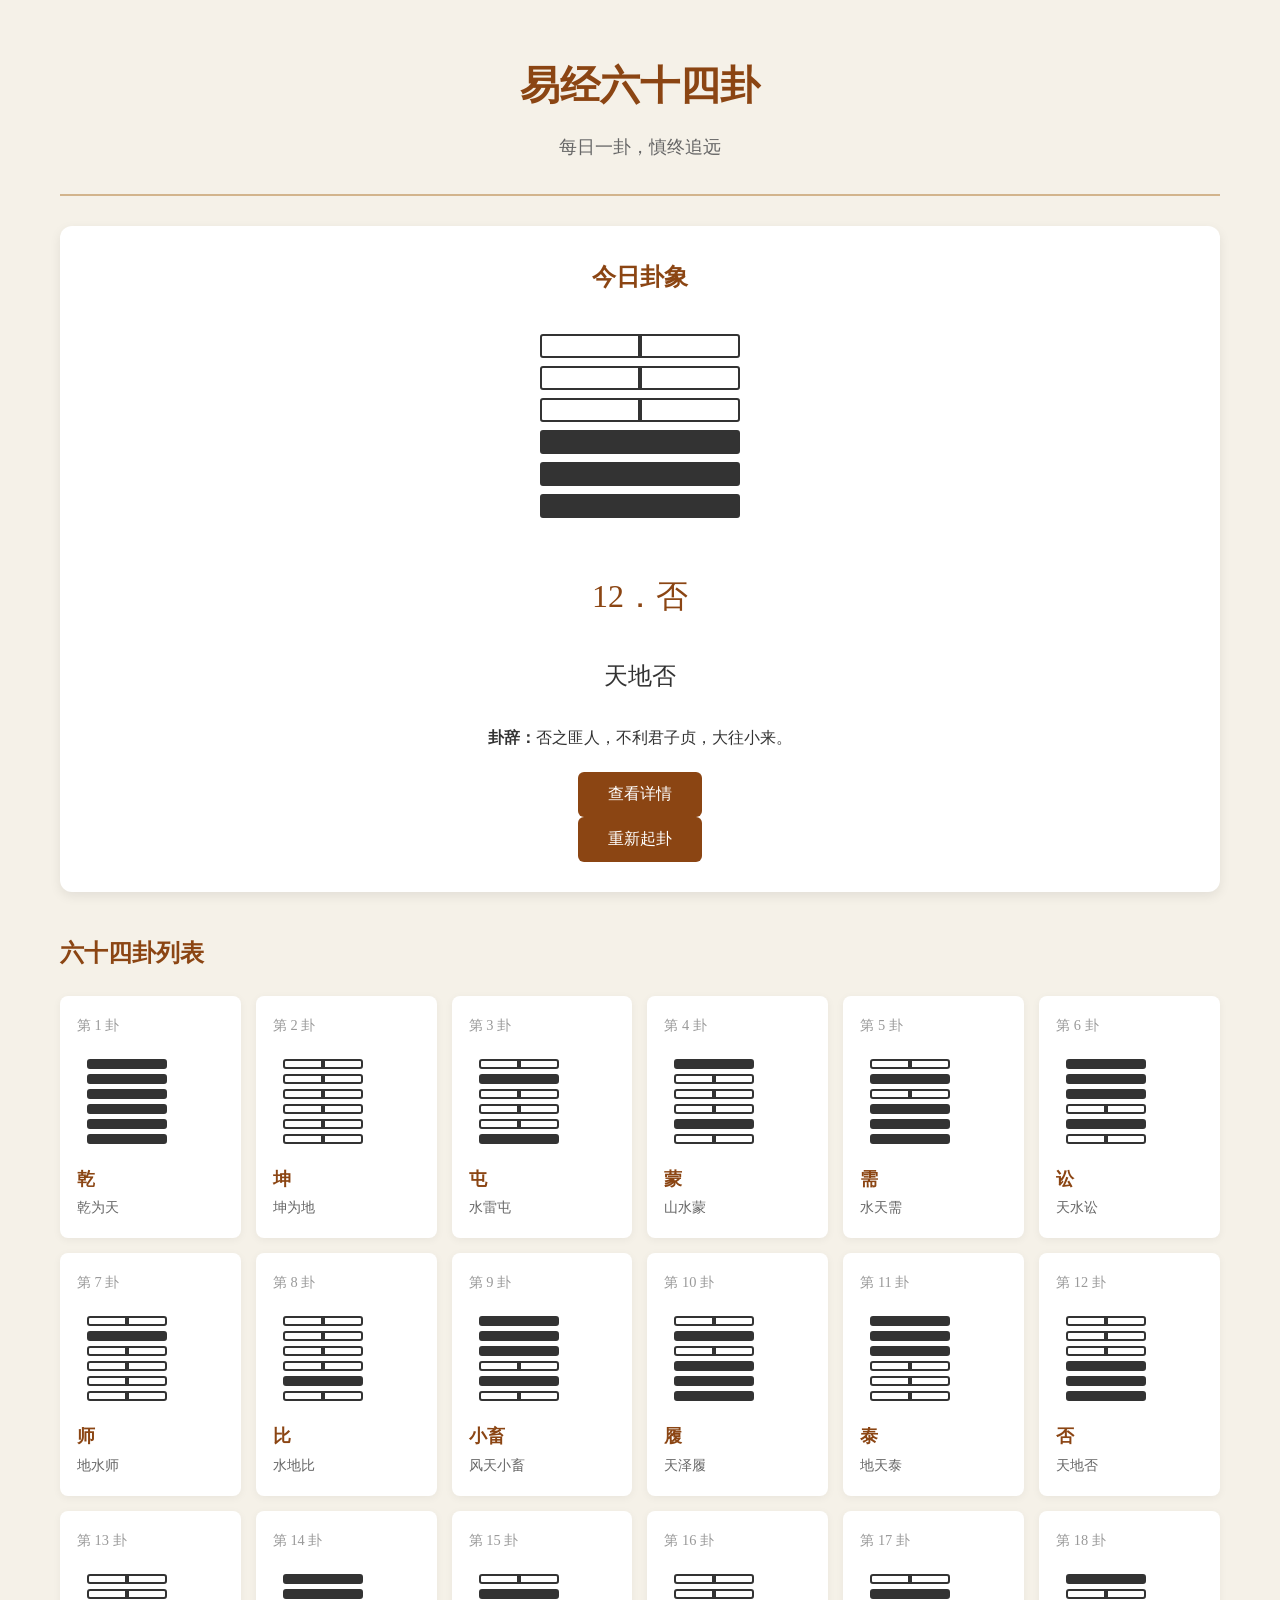
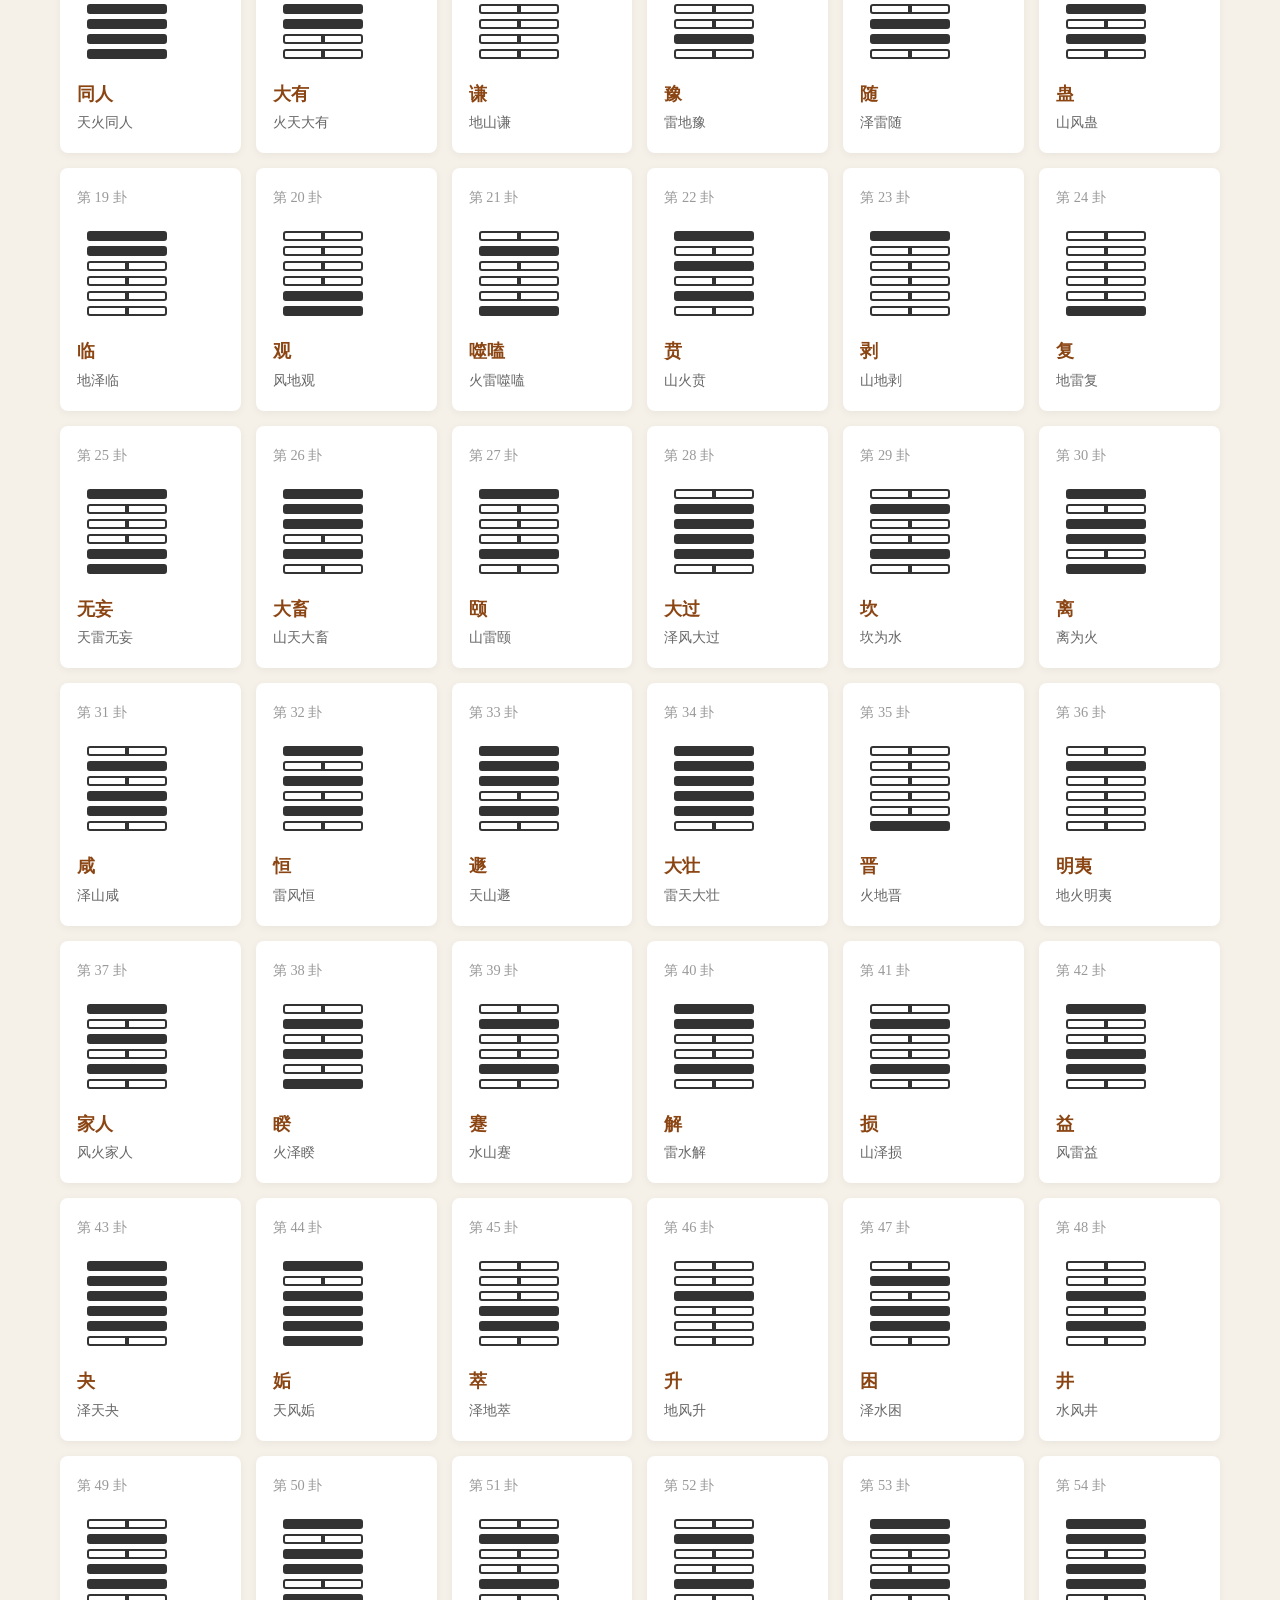
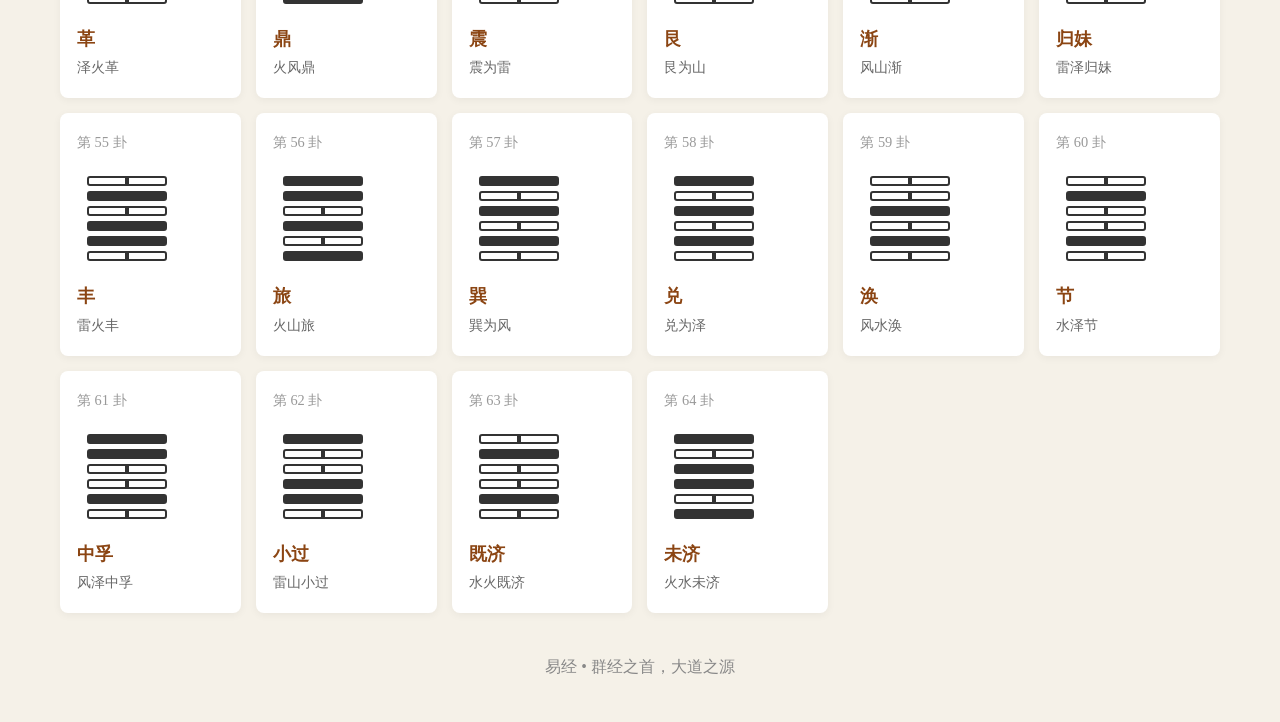
<file: index.html>
<!DOCTYPE html>
<html lang="zh-CN">
<head>
    <meta charset="UTF-8">
    <meta name="viewport" content="width=device-width, initial-scale=1.0">
    <title>易经六十四卦 - 每日一卦</title>
    <link rel="stylesheet" href="style.css">
</head>
<body>
    <div class="container">
        <header>
            <h1>易经六十四卦</h1>
            <p class="subtitle">每日一卦，慎终追远</p>
        </header>

        <section class="daily-section">
            <h2>今日卦象</h2>
            <div id="daily-hexagram" class="daily-hexagram"></div>
            <button id="refresh-daily" class="btn">重新起卦</button>
        </section>

        <section class="all-hexagrams">
            <h2>六十四卦列表</h2>
            <div id="hexagram-grid" class="hexagram-grid"></div>
        </section>

        <div id="modal" class="modal">
            <div class="modal-content">
                <span class="close">&times;</span>
                <div id="modal-body"></div>
            </div>
        </div>

        <footer>
            <p>易经 • 群经之首，大道之源</p>
        </footer>
    </div>

    <script src="hexagrams.js"></script>
    <script src="app.js"></script>
</body>
</html>
</file>
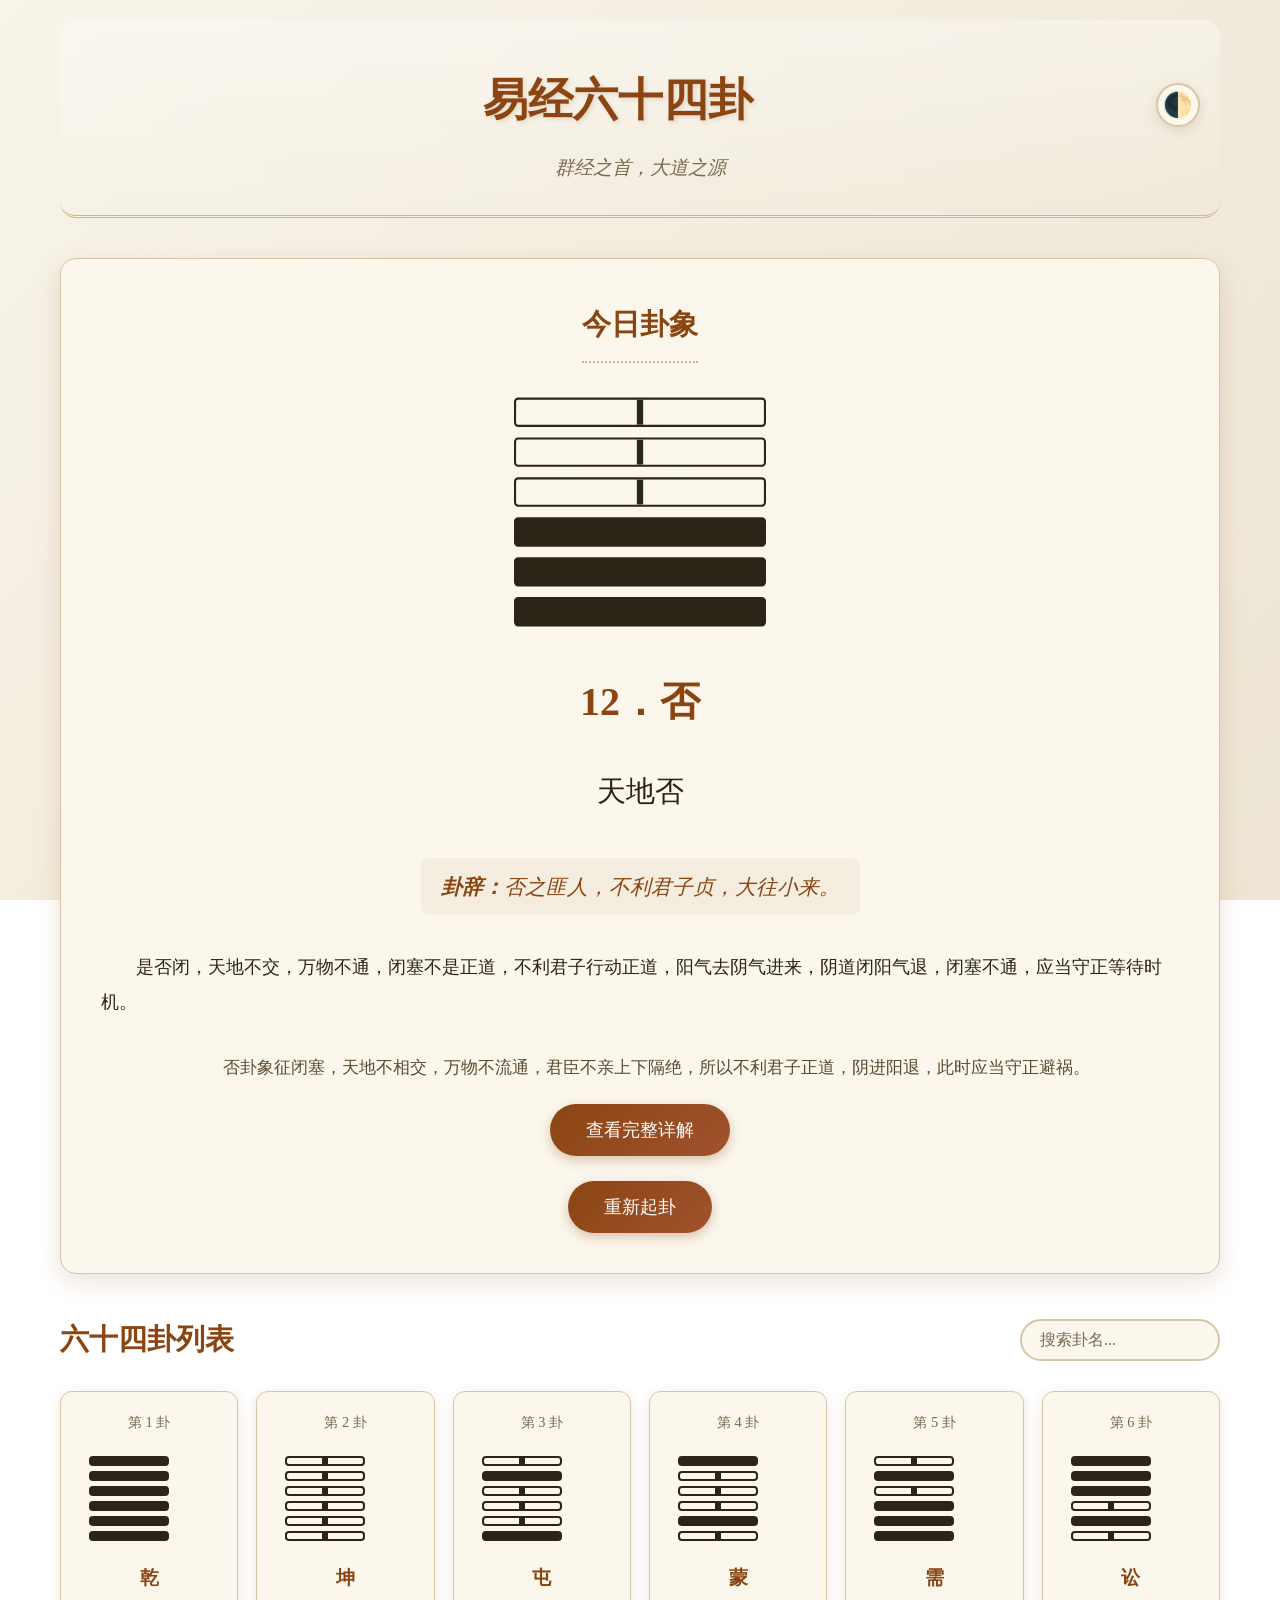
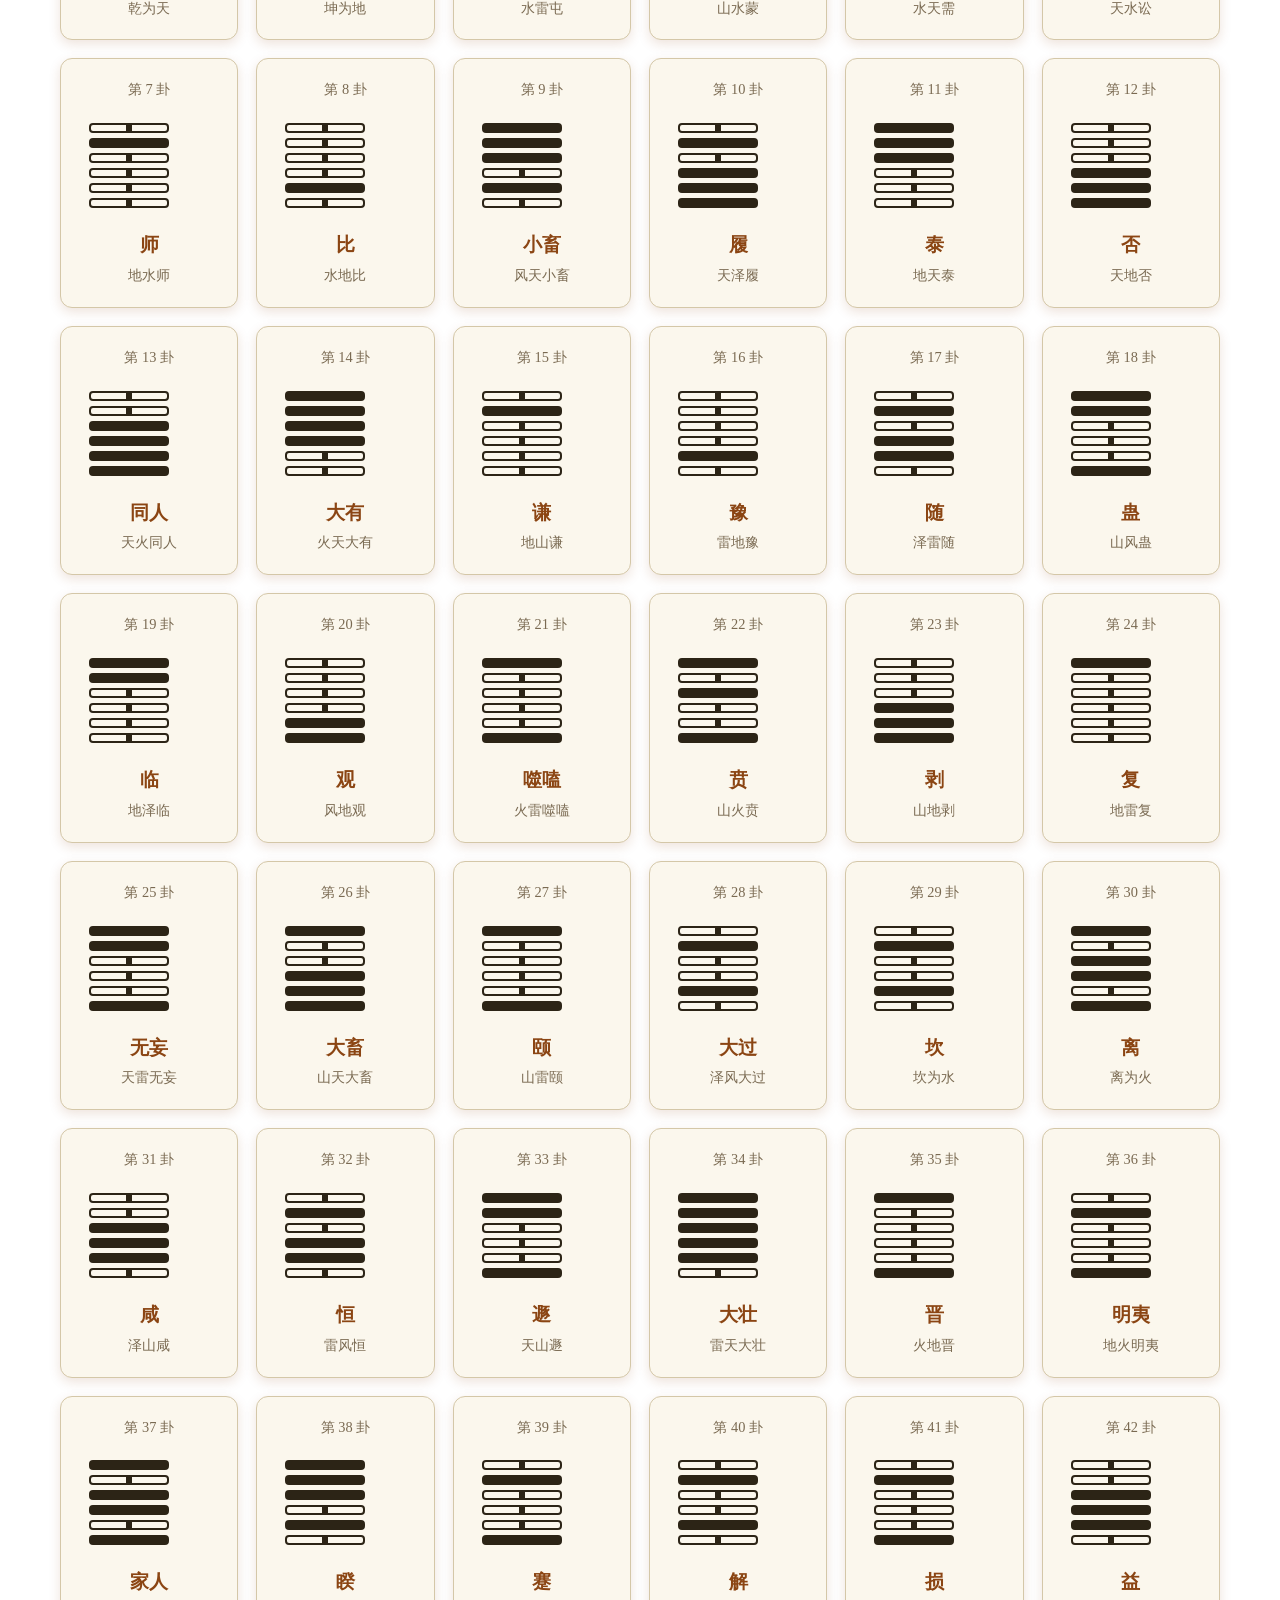
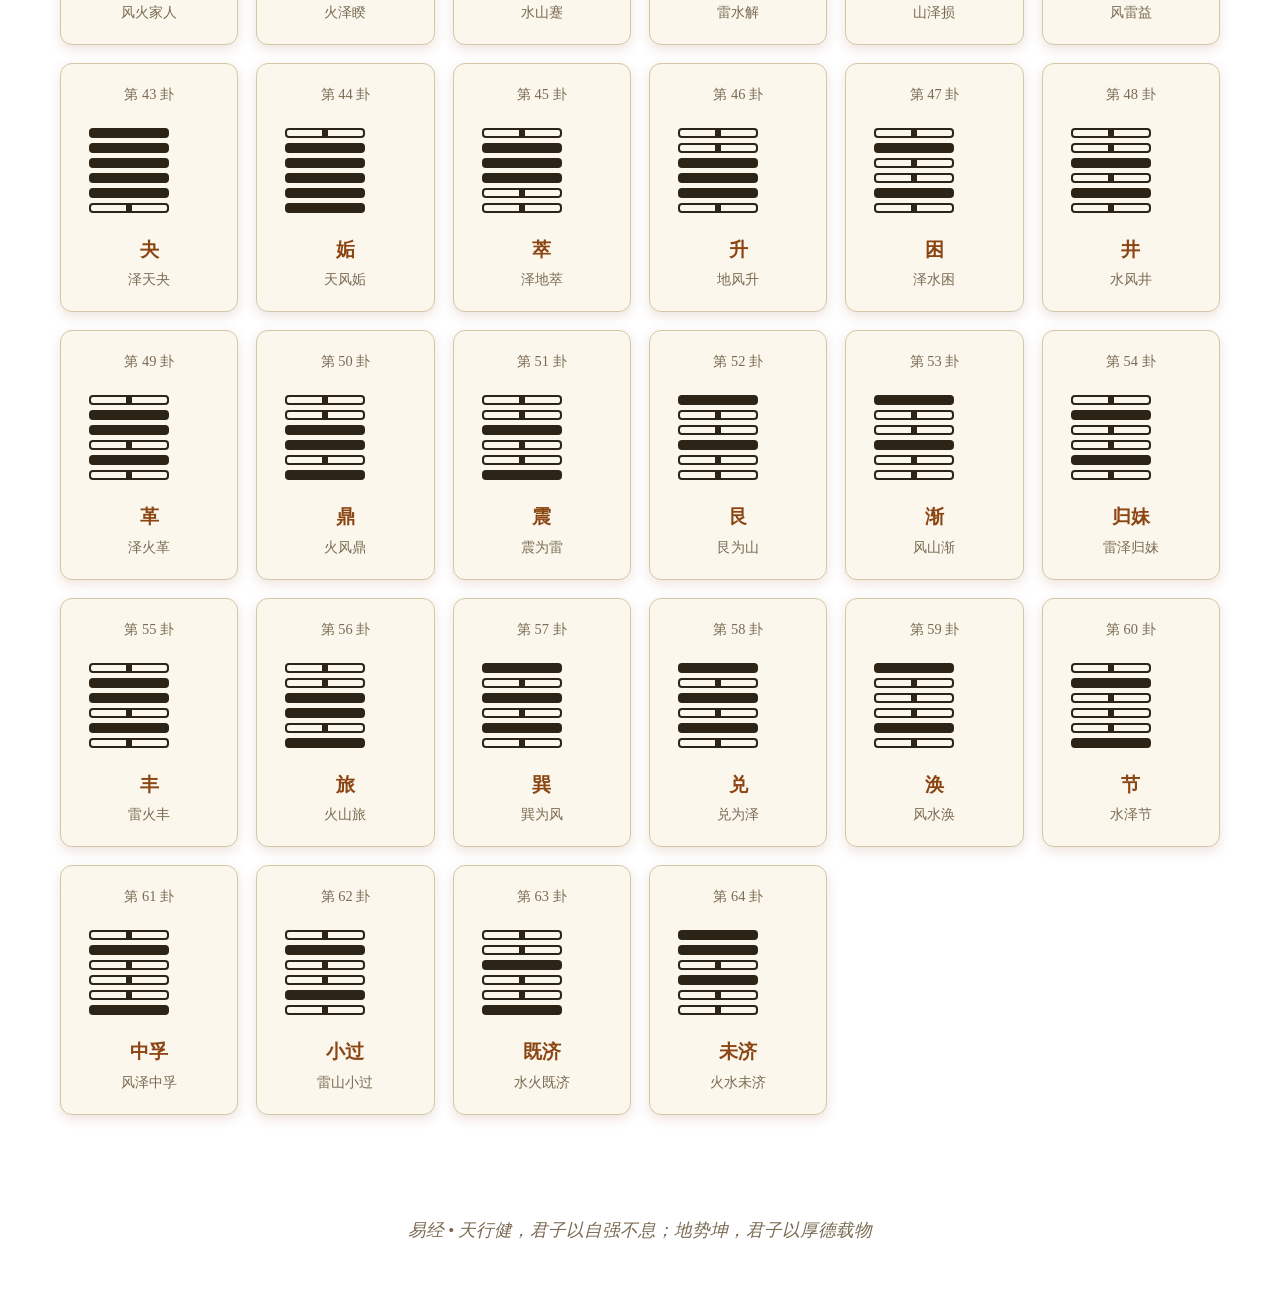
<file: public/index.html>
<!DOCTYPE html>
<html lang="zh-CN">
<head>
    <meta charset="UTF-8">
    <meta name="viewport" content="width=device-width, initial-scale=1.0">
    <title>易经六十四卦 - 每日一卦</title>
    <link rel="stylesheet" href="style.css">
</head>
<body>
    <div class="container">
        <header>
            <div class="header-top">
                <h1>易经六十四卦</h1>
                <button id="theme-toggle" class="theme-btn" title="切换深色模式">🌓</button>
            </div>
            <p class="subtitle">群经之首，大道之源</p>
        </header>

        <section class="daily-section">
            <h2>今日卦象</h2>
            <div id="daily-hexagram" class="daily-hexagram"></div>
            <div class="daily-actions">
                <button id="refresh-daily" class="btn btn-primary">重新起卦</button>
            </div>
        </section>

        <section class="all-hexagrams">
            <div class="section-header">
                <h2>六十四卦列表</h2>
                <div class="search-box">
                    <input type="text" id="search-input" placeholder="搜索卦名...">
                </div>
            </div>
            <div id="hexagram-grid" class="hexagram-grid"></div>
            <div id="no-result" class="no-result" style="display: none;">
                <p>没有找到匹配的卦象</p>
            </div>
        </section>

        <div id="modal" class="modal">
            <div class="modal-content">
                <span class="close">&times;</span>
                <div id="modal-body"></div>
            </div>
        </div>

        <footer>
            <p>易经 • 天行健，君子以自强不息；地势坤，君子以厚德载物</p>
        </footer>
    </div>

    <script src="hexagrams.js"></script>
    <script src="app.js"></script>
</body>
</html>
</file>
<file: style.css>
* {
    margin: 0;
    padding: 0;
    box-sizing: border-box;
}

:root {
    --primary-color: #8B4513;
    --secondary-color: #D2B48C;
    --bg-color: #f5f1e8;
    --card-bg: #fff;
    --text-color: #333;
    --yin-color: #fff;
    --yang-color: #333;
    --border-color: #ddd;
}

body {
    font-family: "Noto Serif SC", "Songti SC", Georgia, serif;
    background-color: var(--bg-color);
    color: var(--text-color);
    line-height: 1.8;
}

.container {
    max-width: 1200px;
    margin: 0 auto;
    padding: 20px;
}

header {
    text-align: center;
    padding: 30px 0;
    border-bottom: 2px solid var(--secondary-color);
    margin-bottom: 30px;
}

header h1 {
    font-size: 2.5rem;
    color: var(--primary-color);
    margin-bottom: 10px;
}

.subtitle {
    color: #666;
    font-size: 1.1rem;
}

.daily-section {
    background: var(--card-bg);
    border-radius: 12px;
    padding: 30px;
    margin-bottom: 40px;
    box-shadow: 0 4px 12px rgba(0,0,0,0.08);
    text-align: center;
}

.daily-section h2 {
    color: var(--primary-color);
    margin-bottom: 25px;
    font-size: 1.5rem;
}

.daily-hexagram {
    display: flex;
    flex-direction: column;
    align-items: center;
    gap: 20px;
}

.daily-hexagram .hexagram-display {
    margin-bottom: 20px;
}

.daily-hexagram .hexagram-title {
    font-size: 2rem;
    color: var(--primary-color);
    margin-bottom: 10px;
}

.daily-hexagram .hexagram-name {
    font-size: 1.5rem;
    color: var(--text-color);
    margin-bottom: 5px;
}

.daily-hexagram .hexagram-symbol {
    font-size: 1.2rem;
    color: #666;
    margin-bottom: 15px;
}

.btn {
    background: var(--primary-color);
    color: white;
    border: none;
    padding: 12px 30px;
    border-radius: 6px;
    font-size: 1rem;
    cursor: pointer;
    transition: all 0.3s;
    font-family: inherit;
}

.btn:hover {
    background: #6d340e;
    transform: translateY(-2px);
    box-shadow: 0 4px 8px rgba(0,0,0,0.15);
}

.all-hexagrams h2 {
    color: var(--primary-color);
    margin-bottom: 20px;
    font-size: 1.5rem;
}

.hexagram-grid {
    display: grid;
    grid-template-columns: repeat(auto-fill, minmax(160px, 1fr));
    gap: 15px;
}

.hexagram-card {
    background: var(--card-bg);
    border-radius: 8px;
    padding: 15px;
    cursor: pointer;
    transition: all 0.3s;
    border: 2px solid transparent;
    box-shadow: 0 2px 8px rgba(0,0,0,0.05);
}

.hexagram-card:hover {
    border-color: var(--primary-color);
    transform: translateY(-3px);
    box-shadow: 0 6px 16px rgba(0,0,0,0.12);
}

.hexagram-card .mini-hexagram {
    margin: 10px auto;
}

.hexagram-card .card-number {
    font-size: 0.9rem;
    color: #999;
}

.hexagram-card .card-name {
    font-size: 1.1rem;
    font-weight: bold;
    color: var(--primary-color);
}

.hexagram-card .card-symbol {
    font-size: 0.9rem;
    color: #666;
}

/* 卦象绘制 */
.hexagram {
    display: flex;
    flex-direction: column;
    gap: 8px;
    padding: 10px;
}

.line {
    width: 120px;
    height: 16px;
    border: 2px solid var(--yang-color);
    border-radius: 3px;
}

.line.yin {
    background: var(--yin-color);
    position: relative;
}

.line.yin::after {
    content: '';
    position: absolute;
    left: 50%;
    top: 0;
    bottom: 0;
    width: 4px;
    background: var(--yang-color);
    transform: translateX(-50%);
}

.line.yang {
    background: var(--yang-color);
}

/* 大卦象 */
.hexagram-large .line {
    width: 200px;
    height: 24px;
}

/* 小卦象 */
.hexagram-mini .line {
    width: 80px;
    height: 10px;
    gap: 5px;
}

.hexagram-mini {
    gap: 5px;
}

/* 弹窗 */
.modal {
    display: none;
    position: fixed;
    z-index: 1000;
    left: 0;
    top: 0;
    width: 100%;
    height: 100%;
    background-color: rgba(0,0,0,0.5);
    overflow-y: auto;
}

.modal-content {
    background-color: var(--card-bg);
    margin: 50px auto;
    padding: 30px;
    border-radius: 12px;
    width: 90%;
    max-width: 700px;
    position: relative;
}

.close {
    position: absolute;
    right: 20px;
    top: 15px;
    font-size: 2rem;
    cursor: pointer;
    color: #aaa;
    line-height: 1;
}

.close:hover {
    color: var(--primary-color);
}

.modal-header {
    text-align: center;
    margin-bottom: 25px;
    padding-bottom: 20px;
    border-bottom: 1px solid var(--border-color);
}

.modal-hexagram {
    display: flex;
    justify-content: center;
    margin-bottom: 25px;
}

.modal-title {
    font-size: 2rem;
    color: var(--primary-color);
    margin-bottom: 10px;
}

.modal-name {
    font-size: 1.5rem;
    margin-bottom: 5px;
}

.modal-symbol {
    font-size: 1.1rem;
    color: #666;
}

.modal-body h3 {
    color: var(--primary-color);
    margin: 20px 0 10px;
    font-size: 1.2rem;
}

.modal-body p {
    margin-bottom: 15px;
    text-indent: 2em;
}

.modal-body .line-text {
    background: var(--bg-color);
    padding: 15px;
    border-radius: 6px;
    margin-bottom: 10px;
}

.modal-body .line-text .line-title {
    font-weight: bold;
    color: var(--primary-color);
    margin-bottom: 5px;
}

footer {
    text-align: center;
    padding: 40px 0 20px;
    color: #888;
}

/* 响应式 */
@media (max-width: 768px) {
    .container {
        padding: 10px;
    }

    header h1 {
        font-size: 2rem;
    }

    .hexagram-grid {
        grid-template-columns: repeat(auto-fill, minmax(120px, 1fr));
        gap: 10px;
    }

    .hexagram-card {
        padding: 10px;
    }

    .hexagram-mini .line {
        width: 60px;
        height: 8px;
    }

    .modal-content {
        margin: 20px auto;
        padding: 20px;
    }

    .hexagram-large .line {
        width: 160px;
        height: 20px;
    }
}
</file>
<file: public/style.css>
* {
    margin: 0;
    padding: 0;
    box-sizing: border-box;
}

:root {
    --primary-color: #8B4513;
    --secondary-color: #D2B48C;
    --accent-color: #a0522d;
    --bg-color: #f8f4e9;
    --bg-paper: #f5f0e6;
    --card-bg: #fbf7ed;
    --text-color: #2c2416;
    --text-secondary: #5a4a32;
    --text-muted: #7a6a52;
    --yin-color: #fbf7ed;
    --yang-color: #2c2416;
    --border-color: #d4c7a8;
    --shadow-color: rgba(139, 69, 19, 0.15);
    --modal-backdrop: rgba(0, 0, 0, 0.5);
    --transition: all 0.3s cubic-bezier(0.4, 0, 0.2, 1);
}

[data-theme="dark"] {
    --primary-color: #d4a574;
    --secondary-color: #8b6e46;
    --accent-color: #c17b49;
    --bg-color: #1a1814;
    --bg-paper: #25221d;
    --card-bg: #2a261f;
    --text-color: #e8e0d2;
    --text-secondary: #c7bba6;
    --text-muted: #998866;
    --yin-color: #2a261f;
    --yang-color: #e8e0d2;
    --border-color: #4a4336;
    --shadow-color: rgba(0, 0, 0, 0.4);
    --modal-backdrop: rgba(0, 0, 0, 0.7);
}

html {
    scroll-behavior: smooth;
}

body {
    font-family: "Noto Serif SC", "Songti SC", " STKaiti", Georgia, serif;
    background: linear-gradient(135deg, var(--bg-color) 0%, #ede4d3 100%);
    background-attachment: fixed;
    color: var(--text-color);
    line-height: 1.8;
    min-height: 100vh;
    transition: var(--transition);
}

[data-theme="dark"] body {
    background: linear-gradient(135deg, var(--bg-color) 0%, #14120f 100%);
}

.container {
    max-width: 1200px;
    margin: 0 auto;
    padding: 20px;
}

header {
    text-align: center;
    padding: 40px 0 30px;
    border-bottom: 3px double var(--secondary-color);
    margin-bottom: 40px;
    background: linear-gradient(to bottom, rgba(255,255,255,0.3) 0%, rgba(255,255,255,0) 100%);
    border-radius: 16px;
    animation: fadeInDown 0.6s ease-out;
}

[data-theme="dark"] header {
    background: linear-gradient(to bottom, rgba(255,255,255,0.08) 0%, rgba(255,255,255,0) 100%);
}

.header-top {
    display: flex;
    justify-content: space-between;
    align-items: center;
    padding: 0 20px;
}

header h1 {
    font-size: 2.8rem;
    color: var(--primary-color);
    margin-bottom: 10px;
    font-weight: bold;
    text-shadow: 2px 2px 4px var(--shadow-color);
    flex: 1;
    text-align: center;
}

.theme-btn {
    background: var(--card-bg);
    border: 2px solid var(--border-color);
    border-radius: 50%;
    width: 44px;
    height: 44px;
    font-size: 1.5rem;
    cursor: pointer;
    transition: var(--transition);
    box-shadow: 0 4px 12px var(--shadow-color);
}

.theme-btn:hover {
    transform: rotate(180deg);
    border-color: var(--primary-color);
}

.subtitle {
    color: var(--text-muted);
    font-size: 1.2rem;
    font-style: italic;
}

.daily-section {
    background: var(--card-bg);
    border-radius: 16px;
    padding: 40px;
    margin-bottom: 40px;
    box-shadow: 0 8px 24px var(--shadow-color);
    text-align: center;
    border: 1px solid var(--border-color);
    background-image: 
        linear-gradient(rgba(251, 247, 237, 0.9), rgba(251, 247, 237, 0.9)),
        url("data:image/svg+xml,%3Csvg width='100' height='100' viewBox='0 0 100 100' xmlns='http://www.w3.org/2000/svg'%3E%3Cpath d='M11 18c3.866 0 7-3.134 7-7s-3.134-7-7-7-3.866 0-7 3.134-7 7 3.134-7 3.866 7zm83 0c3.866 0 7-3.134 7-7s-3.134-7-7-7-3.866 0-7 3.134-7 7 3.134-7 3.866 7zM-9 63c3.866 0 7-3.134 7-7s-3.134-7-7-7-3.866 0-7 3.134-7 7 3.134-7 3.866 7zm83 0c3.866 0 7-3.134 7-7s-3.134-7-7-7-3.866 0-7 3.134-7 7 3.134-7 3.866 7zM23 88c3.866 0 7-3.134 7-7s-3.134-7-7-7-3.866 0-7 3.134-7 7 3.134-7 3.866 7zM28 23c3.866 0 7-3.134 7-7s-3.134-7-7-7-3.866 0-7 3.134-7 7 3.134-7 3.866 7z' fill='%23d4c7a8' fill-opacity='0.1' fill-rule='evenodd'/%3E%3C/svg%3E");
    animation: fadeInUp 0.6s ease-out 0.2s backwards;
}

[data-theme="dark"] .daily-section {
    background-image: 
        linear-gradient(rgba(42, 38, 31, 0.95), rgba(42, 38, 31, 0.95)),
        url("data:image/svg+xml,%3Csvg width='100' height='100' viewBox='0 0 100 100' xmlns='http://www.w3.org/2000/svg'%3E%3Cpath d='M11 18c3.866 0 7-3.134 7-7s-3.134-7-7-7-3.866 0-7 3.134-7 7 3.134-7 3.866 7zM-9 63c3.866 0 7-3.134 7-7s-3.134-7-7-7-3.866 0-7 3.134-7 7 3.134-7 3.866 7zM23 88c3.866 0 7-3.134 7-7s-3.134-7-7-7-3.866 0-7 3.134-7 7 3.134-7 3.866 7zm83 0c3.866 0 7-3.134 7-7s-3.134-7-7-7-3.866 0-7 3.134-7 7 3.134-7 3.866 7zM-9 128c3.866 0 7-3.134 7-7s-3.134-7-7-7-3.866 0-7 3.134-7 7 3.134-7 3.866 7zM11 168c3.866 0 7-3.134 7-7s-3.134-7-7-7-3.866 0-7 3.134-7 7 3.134-7 3.866 7zM23 208c3.866 0 7-3.134 7-7s-3.134-7-7-7-3.866 0-7 3.134-7 7 3.134-7 3.866 7z' fill='%23d4c7a8' fill-opacity='0.05' fill-rule='evenodd'/%3E%3C/svg%3E");
}

.daily-section h2 {
    color: var(--primary-color);
    margin-bottom: 30px;
    font-size: 1.8rem;
    border-bottom: 2px dotted var(--secondary-color);
    padding-bottom: 10px;
    display: inline-block;
}

.daily-hexagram {
    display: flex;
    flex-direction: column;
    align-items: center;
    gap: 20px;
    margin-bottom: 25px;
}

.daily-hexagram .hexagram-display {
    margin-bottom: 15px;
    transform: scale(1.05);
    animation: pulse 2s ease-in-out infinite;
}

@keyframes pulse {
    0%, 100% { transform: scale(1.05); }
    50% { transform: scale(1.08); }
}

.daily-hexagram .hexagram-title {
    font-size: 2.5rem;
    color: var(--primary-color);
    margin-bottom: 8px;
    font-weight: bold;
}

.daily-hexagram .hexagram-name {
    font-size: 1.8rem;
    color: var(--text-color);
    margin-bottom: 5px;
}

.daily-hexagram .hexagram-symbol {
    font-size: 1.3rem;
    color: var(--text-muted);
    margin-bottom: 15px;
}

.daily-hexagram .hexagram-judgment {
    font-size: 1.3rem;
    font-style: italic;
    color: var(--primary-color);
    margin: 15px 0;
    padding: 10px 20px;
    background: rgba(210, 180, 140, 0.15);
    border-radius: 8px;
}

.daily-hexagram .hexagram-explanation {
    text-align: left;
    line-height: 2;
    color: var(--text-color);
    font-size: 1.1rem;
    text-indent: 2em;
}

.daily-hexagram .hexagram-interpretation {
    text-align: left;
    line-height: 2;
    color: var(--text-secondary);
    font-size: 1.05rem;
    text-indent: 2em;
    margin-top: 10px;
}

.daily-actions {
    display: flex;
    gap: 15px;
    justify-content: center;
    flex-wrap: wrap;
}

.btn {
    background: linear-gradient(135deg, var(--primary-color) 0%, var(--accent-color) 100%);
    color: white;
    border: none;
    padding: 14px 36px;
    border-radius: 50px;
    font-size: 1.1rem;
    cursor: pointer;
    transition: var(--transition);
    font-family: inherit;
    box-shadow: 0 4px 12px rgba(139, 69, 19, 0.3);
}

.btn:hover {
    transform: translateY(-3px);
    box-shadow: 0 6px 20px rgba(139, 69, 19, 0.4);
}

.btn:active {
    transform: translateY(-1px);
}

.all-hexagrams {
    margin-bottom: 50px;
    animation: fadeInUp 0.6s ease-out 0.3s backwards;
}

.section-header {
    display: flex;
    justify-content: space-between;
    align-items: center;
    flex-wrap: wrap;
    gap: 15px;
    margin-bottom: 25px;
}

.all-hexagrams h2 {
    color: var(--primary-color);
    font-size: 1.8rem;
}

.search-box {
    position: relative;
}

.search-box input {
    padding: 10px 18px;
    border: 2px solid var(--border-color);
    border-radius: 25px;
    font-size: 1rem;
    width: 200px;
    background: var(--card-bg);
    color: var(--text-color);
    font-family: inherit;
    transition: var(--transition);
    outline: none;
}

.search-box input:focus {
    border-color: var(--primary-color);
    box-shadow: 0 0 0 3px rgba(139, 69, 19, 0.1);
    width: 240px;
}

.search-box input::placeholder {
    color: var(--text-muted);
}

.hexagram-grid {
    display: grid;
    grid-template-columns: repeat(auto-fill, minmax(160px, 1fr));
    gap: 18px;
    transition: var(--transition);
}

.hexagram-card {
    background: var(--card-bg);
    border-radius: 12px;
    padding: 18px;
    cursor: pointer;
    transition: var(--transition);
    border: 2px solid transparent;
    box-shadow: 0 4px 12px var(--shadow-color);
    border: 1px solid var(--border-color);
    text-align: center;
    animation: fadeIn 0.5s ease-out backwards;
}

.hexagram-card:hover {
    border-color: var(--primary-color);
    transform: translateY(-4px) scale(1.02);
    box-shadow: 0 8px 24px var(--shadow-color);
}

.hexagram-card.show {
    animation: fadeIn 0.5s ease-out;
}

.hexagram-card.hide {
    display: none;
}

.hexagram-card .mini-hexagram {
    margin: 10px auto;
}

.hexagram-card .card-number {
    font-size: 0.9rem;
    color: var(--text-muted);
}

.hexagram-card .card-name {
    font-size: 1.2rem;
    font-weight: bold;
    color: var(--primary-color);
}

.hexagram-card .card-symbol {
    font-size: 0.9rem;
    color: var(--text-muted);
}

.no-result {
    text-align: center;
    padding: 50px;
    color: var(--text-muted);
    font-size: 1.1rem;
    background: var(--card-bg);
    border-radius: 12px;
    border: 1px dashed var(--border-color);
}

.hexagram {
    display: flex;
    flex-direction: column;
    gap: 8px;
    padding: 10px;
}

.line {
    width: 120px;
    height: 18px;
    border: 2px solid var(--yang-color);
    border-radius: 4px;
    overflow: hidden;
    transition: var(--transition);
}

.line.yin {
    background: var(--yin-color);
    position: relative;
}

.line.yin::after {
    content: '';
    position: absolute;
    left: 50%;
    top: 0;
    bottom: 0;
    width: 6px;
    background: var(--yang-color);
    transform: translateX(-50%);
}

.line.yang {
    background: var(--yang-color);
}

.hexagram-large .line {
    width: 240px;
    height: 28px;
}

.hexagram-large {
    gap: 10px;
}

.hexagram-mini .line {
    width: 80px;
    height: 10px;
}

.hexagram-mini {
    gap: 5px;
}

.modal {
    display: none;
    position: fixed;
    z-index: 1000;
    left: 0;
    top: 0;
    width: 100%;
    height: 100%;
    background-color: var(--modal-backdrop);
    overflow-y: auto;
    animation: modalFadeIn 0.3s ease;
}

@keyframes modalFadeIn {
    from { opacity: 0; }
    to { opacity: 1; }
}

.modal-content {
    background-color: var(--card-bg);
    margin: 50px auto;
    padding: 40px;
    border-radius: 16px;
    width: 90%;
    max-width: 760px;
    position: relative;
    box-shadow: 0 10px 40px rgba(0, 0, 0, 0.3);
    border: 1px solid var(--border-color);
    animation: modalSlideUp 0.4s ease-out backwards;
    background-image: 
        linear-gradient(rgba(251, 247, 237, 0.95), rgba(251, 247, 237, 0.95)),
        url("data:image/svg+xml,%3Csvg width='100' height='100' viewBox='0 0 100 100' xmlns='http://www.w3.org/2000/svg'%3E%3Cpath d='M11 18c3.866 0 7-3.134 7-7s-3.134-7-7-7-3.866 0-7 3.134-7 7 3.134-7 3.866 7zm83 0c3.866 0 7-3.134 7-7s-3.134-7-7-7-3.866 0-7 3.134-7 7 3.134-7 3.866 7zM-9 63c3.866 0 7-3.134 7-7s-3.134-7-7-7-3.866 0-7 3.134-7 7 3.134-7 3.866 7zM23 88c3.866 0 7-3.134 7-7s-3.134-7-7-7-3.866 0-7 3.134-7 7 3.134-7 3.866 7zM28 23c3.866 0 7-3.134 7-7s-3.134-7-7-7-3.866 0-7 3.134-7 7 3.134-7 3.866 7z' fill='%23d4c7a8' fill-opacity='0.08' fill-rule='evenodd'/%3E%3C/svg%3E");
}

[data-theme="dark"] .modal-content {
    background-image: 
        linear-gradient(rgba(42, 38, 31, 0.98), rgba(42, 38, 31, 0.98)),
        url("data:image/svg+xml,%3Csvg width='100' height='100' viewBox='0 0 100 100' xmlns='http://www.w3.org/2000/svg'%3E%3Cpath d='M11 18c3.866 0 7-3.134 7-7s-3.134-7-7-7-3.866 0-7 3.134-7 7 3.134-7 3.866 7zM-9 63c3.866 0 7-3.134 7-7s-3.134-7-7-7-3.866 0-7 3.134-7 7 3.134-7 3.866 7zm83 0c3.866 0 7-3.134 7-7s-3.134-7-7-7-3.866 0-7 3.134-7 7 3.134-7 3.866 7zM11 168c3.866 0 7-3.134 7-7s-3.134-7-7-7-3.866 0-7 3.134-7 7 3.134-7 3.866 7zM23 208c3.866 0 7-3.134 7-7s-3.134-7-7-7-3.866 0-7 3.134-7 7 3.134-7 3.866 7z' fill='%23d4c7a8' fill-opacity='0.04' fill-rule='evenodd'/%3E%3C/svg%3E");
}

@keyframes modalSlideUp {
    from {
        transform: translateY(50px);
        opacity: 0;
    }
    to {
        transform: translateY(0);
        opacity: 1;
    }
}

.close {
    position: absolute;
    right: 25px;
    top: 20px;
    font-size: 2.5rem;
    cursor: pointer;
    color: var(--text-muted);
    line-height: 1;
    transition: var(--transition);
}

.close:hover {
    color: var(--primary-color);
    transform: rotate(90deg);
}

.modal-header {
    text-align: center;
    margin-bottom: 30px;
    padding-bottom: 25px;
    border-bottom: 2px solid var(--border-color);
}

.modal-hexagram {
    display: flex;
    justify-content: center;
    margin-bottom: 30px;
}

.modal-title {
    font-size: 2.5rem;
    color: var(--primary-color);
    margin-bottom: 10px;
    font-weight: bold;
}

.modal-name {
    font-size: 1.8rem;
    margin-bottom: 8px;
}

.modal-symbol {
    font-size: 1.2rem;
    color: var(--text-muted);
}

.modal-body h3 {
    color: var(--primary-color);
    margin: 25px 0 12px;
    font-size: 1.4rem;
    border-left: 4px solid var(--primary-color);
    padding-left: 12px;
}

.modal-body p {
    margin-bottom: 18px;
    text-indent: 2em;
    line-height: 2;
    font-size: 1.05rem;
    color: var(--text-color);
}

.modal-body .line-text {
    background: var(--bg-color);
    padding: 18px;
    border-radius: 8px;
    margin-bottom: 15px;
    border: 1px solid var(--border-color);
    transition: var(--transition);
}

.modal-body .line-text:hover {
    transform: translateX(5px);
    border-color: var(--primary-color);
}

.modal-body .line-text .line-title {
    font-weight: bold;
    color: var(--primary-color);
    margin-bottom: 8px;
    font-size: 1.1rem;
}

.modal-body .line-text .line-text-content {
    color: var(--text-color);
}

.modal-body .line-text .line-interpretation {
    color: var(--text-secondary);
    font-style: italic;
    margin-top: 5px;
}

footer {
    text-align: center;
    padding: 50px 0 30px;
    color: var(--text-muted);
    font-size: 1.1rem;
    font-style: italic;
    animation: fadeIn 0.6s ease-out 0.4s backwards;
}

@keyframes fadeIn {
    from { opacity: 0; }
    to { opacity: 1; }
}

@keyframes fadeInDown {
    from {
        opacity: 0;
        transform: translateY(-20px);
    }
    to {
        opacity: 1;
        transform: translateY(0);
    }
}

@keyframes fadeInUp {
    from {
        opacity: 0;
        transform: translateY(20px);
    }
    to {
        opacity: 1;
        transform: translateY(0);
    }
}

footer {
    text-align: center;
    padding: 50px 0 30px;
    color: var(--text-muted);
    font-size: 1.1rem;
    font-style: italic;
}

@media (max-width: 768px) {
    .container {
        padding: 10px;
    }

    header h1 {
        font-size: 2.2rem;
    }

    .daily-section {
        padding: 25px;
    }

    .hexagram-grid {
        grid-template-columns: repeat(auto-fill, minmax(120px, 1fr));
        gap: 10px;
    }

    .hexagram-card {
        padding: 10px;
    }

    .hexagram-mini .line {
        width: 60px;
        height: 8px;
    }

    .modal-content {
        margin: 20px auto;
        padding: 25px;
    }

    .hexagram-large .line {
        width: 180px;
        height: 22px;
    }

    .daily-hexagram .hexagram-explanation {
        text-align: left;
    }

    .section-header {
        flex-direction: column;
        align-items: stretch;
    }

    .search-box input {
        width: 100%;
    }

    .search-box input:focus {
        width: 100%;
    }
}

/* 起卦仪式 */
.divine-ritual {
    display: flex;
    flex-direction: column;
    align-items: center;
    gap: 20px;
    padding: 40px 0;
}

.ritual-text {
    font-size: 1.5rem;
    color: var(--primary-color);
    font-weight: bold;
}

.ritual-desc {
    color: var(--text-muted);
    font-size: 1.1rem;
    font-style: italic;
}

.ritual-loading {
    display: flex;
    gap: 10px;
    align-items: center;
    justify-content: center;
}

.loading-dot {
    width: 12px;
    height: 12px;
    border-radius: 50%;
    background: var(--primary-color);
    animation: loadingPulse 1.4s ease-in-out infinite both;
}

.loading-dot:nth-child(2) {
    animation-delay: 0.2s;
}

.loading-dot:nth-child(3) {
    animation-delay: 0.4s;
}

@keyframes loadingPulse {
    0%, 80%, 100% {
        transform: scale(0);
        opacity: 0.5;
    }
    40% {
        transform: scale(1);
        opacity: 1;
    }
}

.divine-complete {
    animation: scaleIn 0.6s ease-out backwards;
}

@keyframes scaleIn {
    from {
        transform: scale(0.8);
        opacity: 0;
    }
    to {
        transform: scale(1);
        opacity: 1;
    }
}

.result-text {
    font-size: 1.3rem;
    color: var(--primary-color);
    font-weight: bold;
    margin-top: 10px;
}

@import url('https://fonts.googleapis.com/css2?family=Noto+Serif+SC:wght@400;700&display=swap');
</file>
